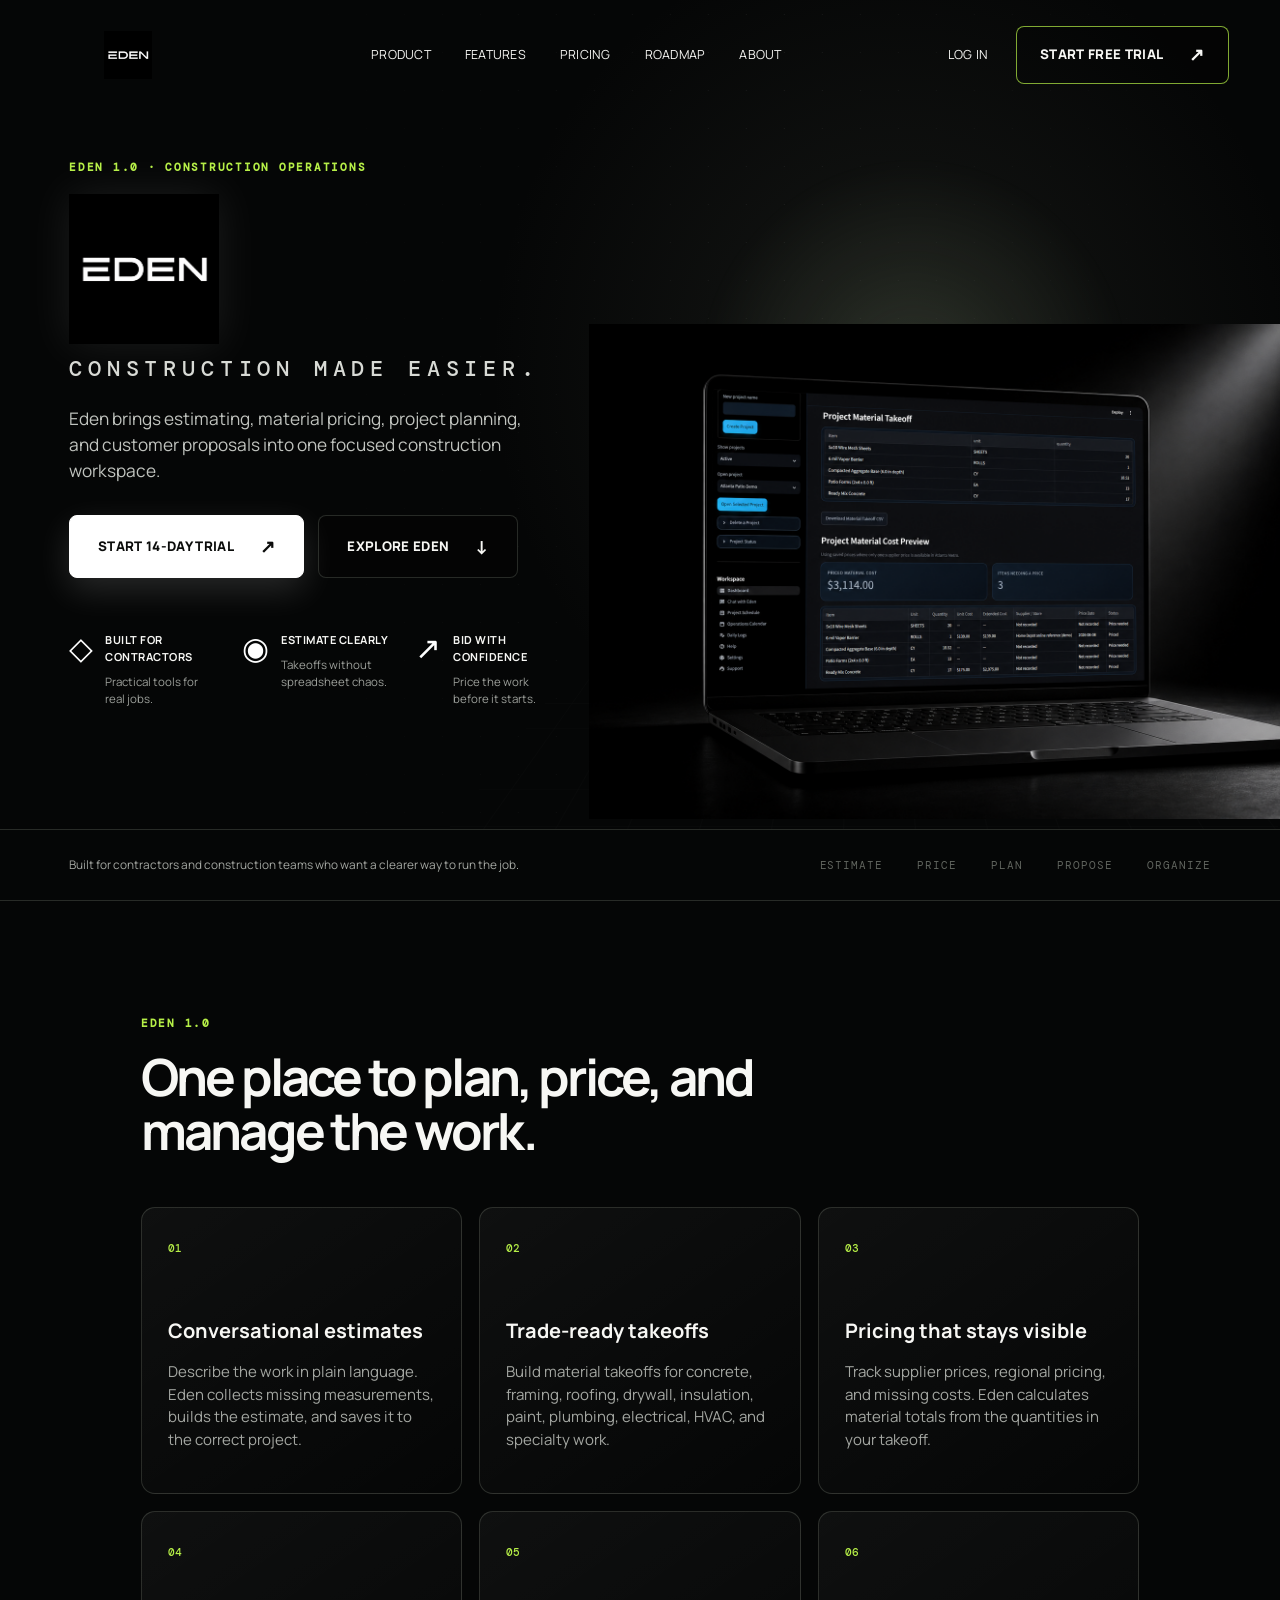
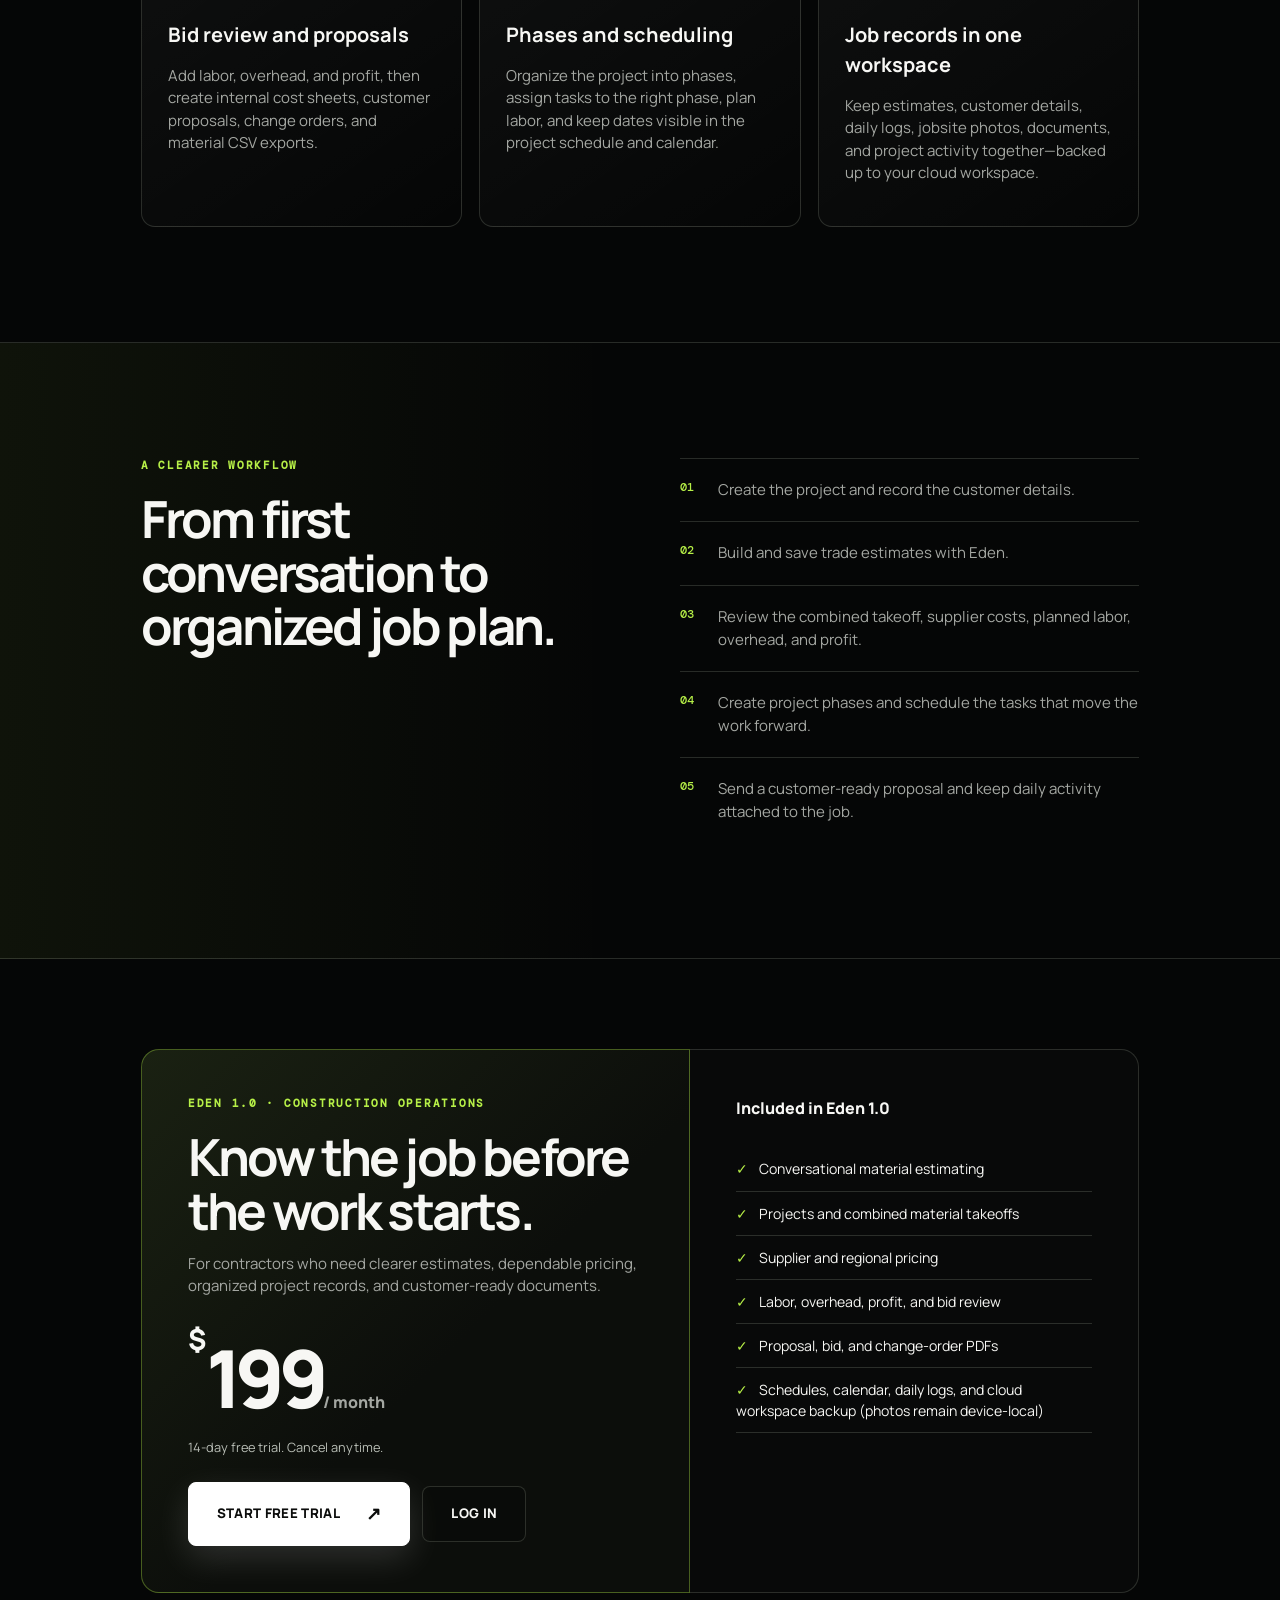
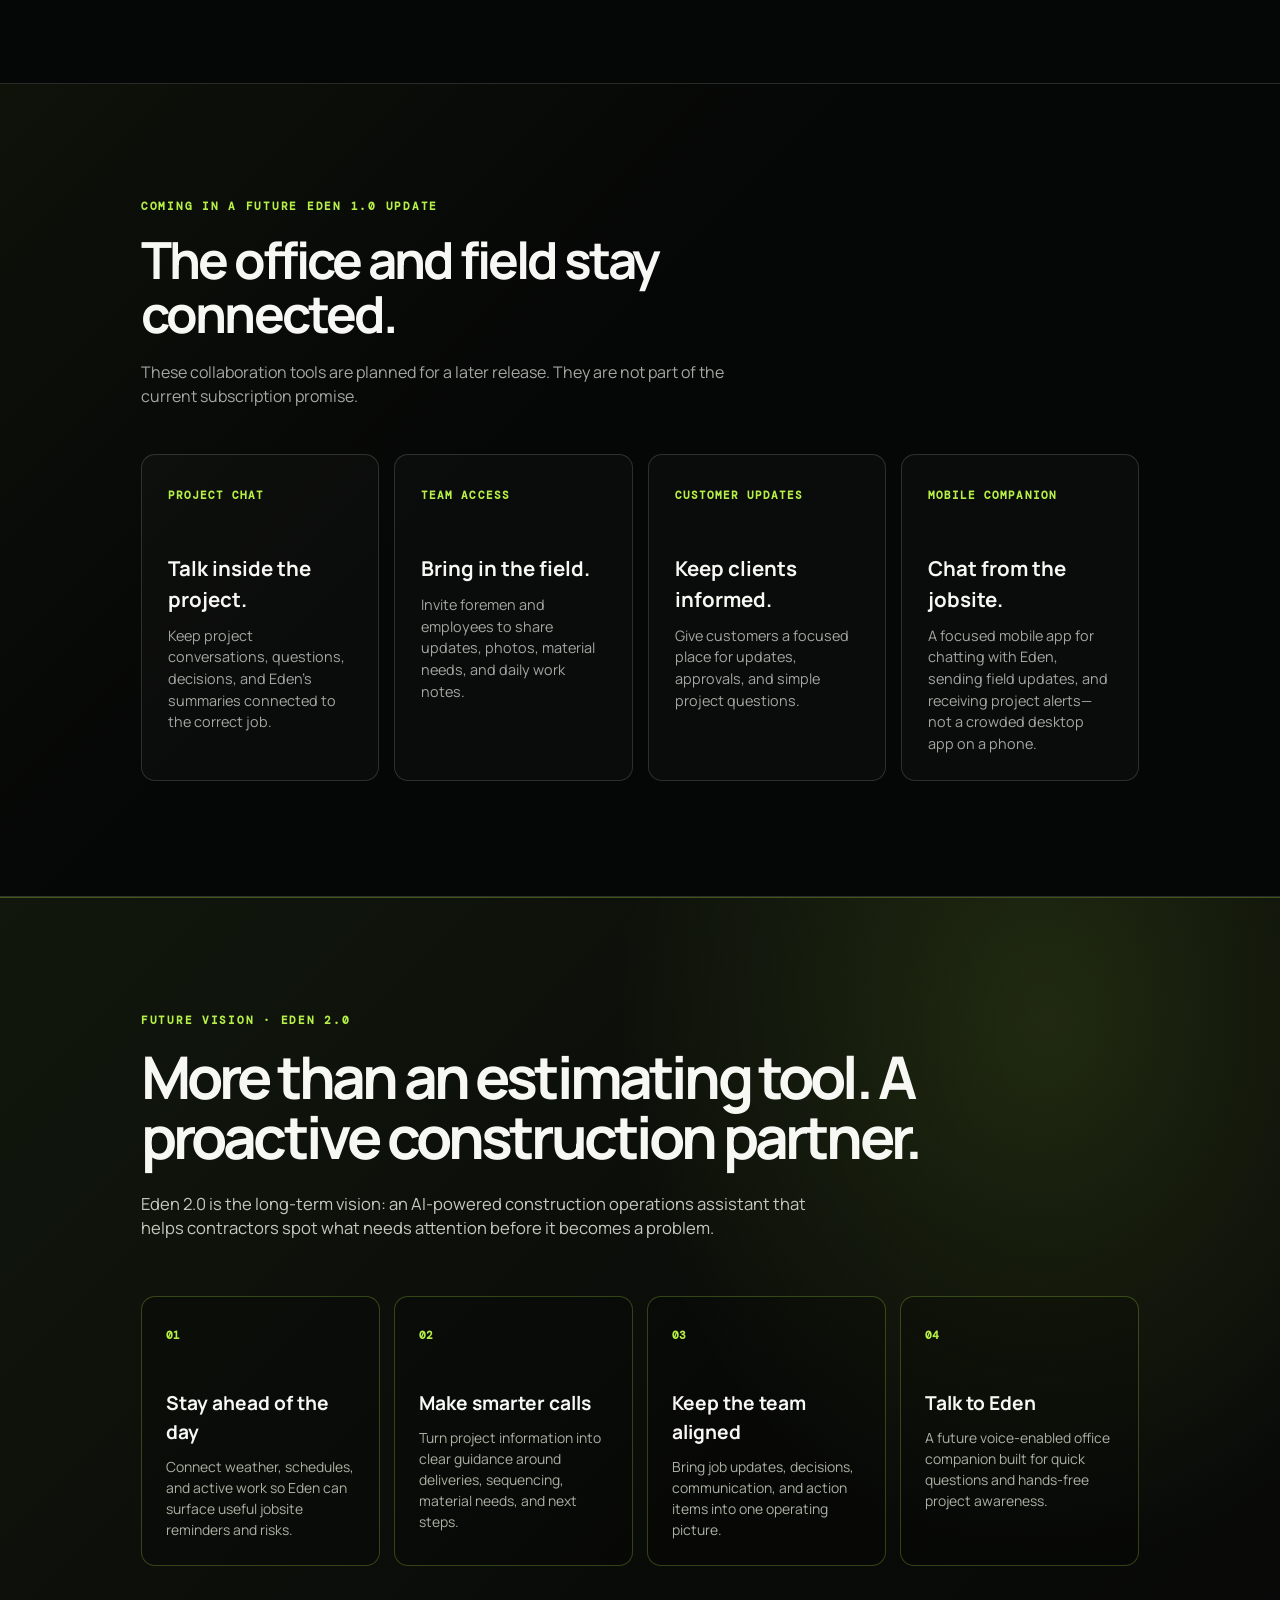
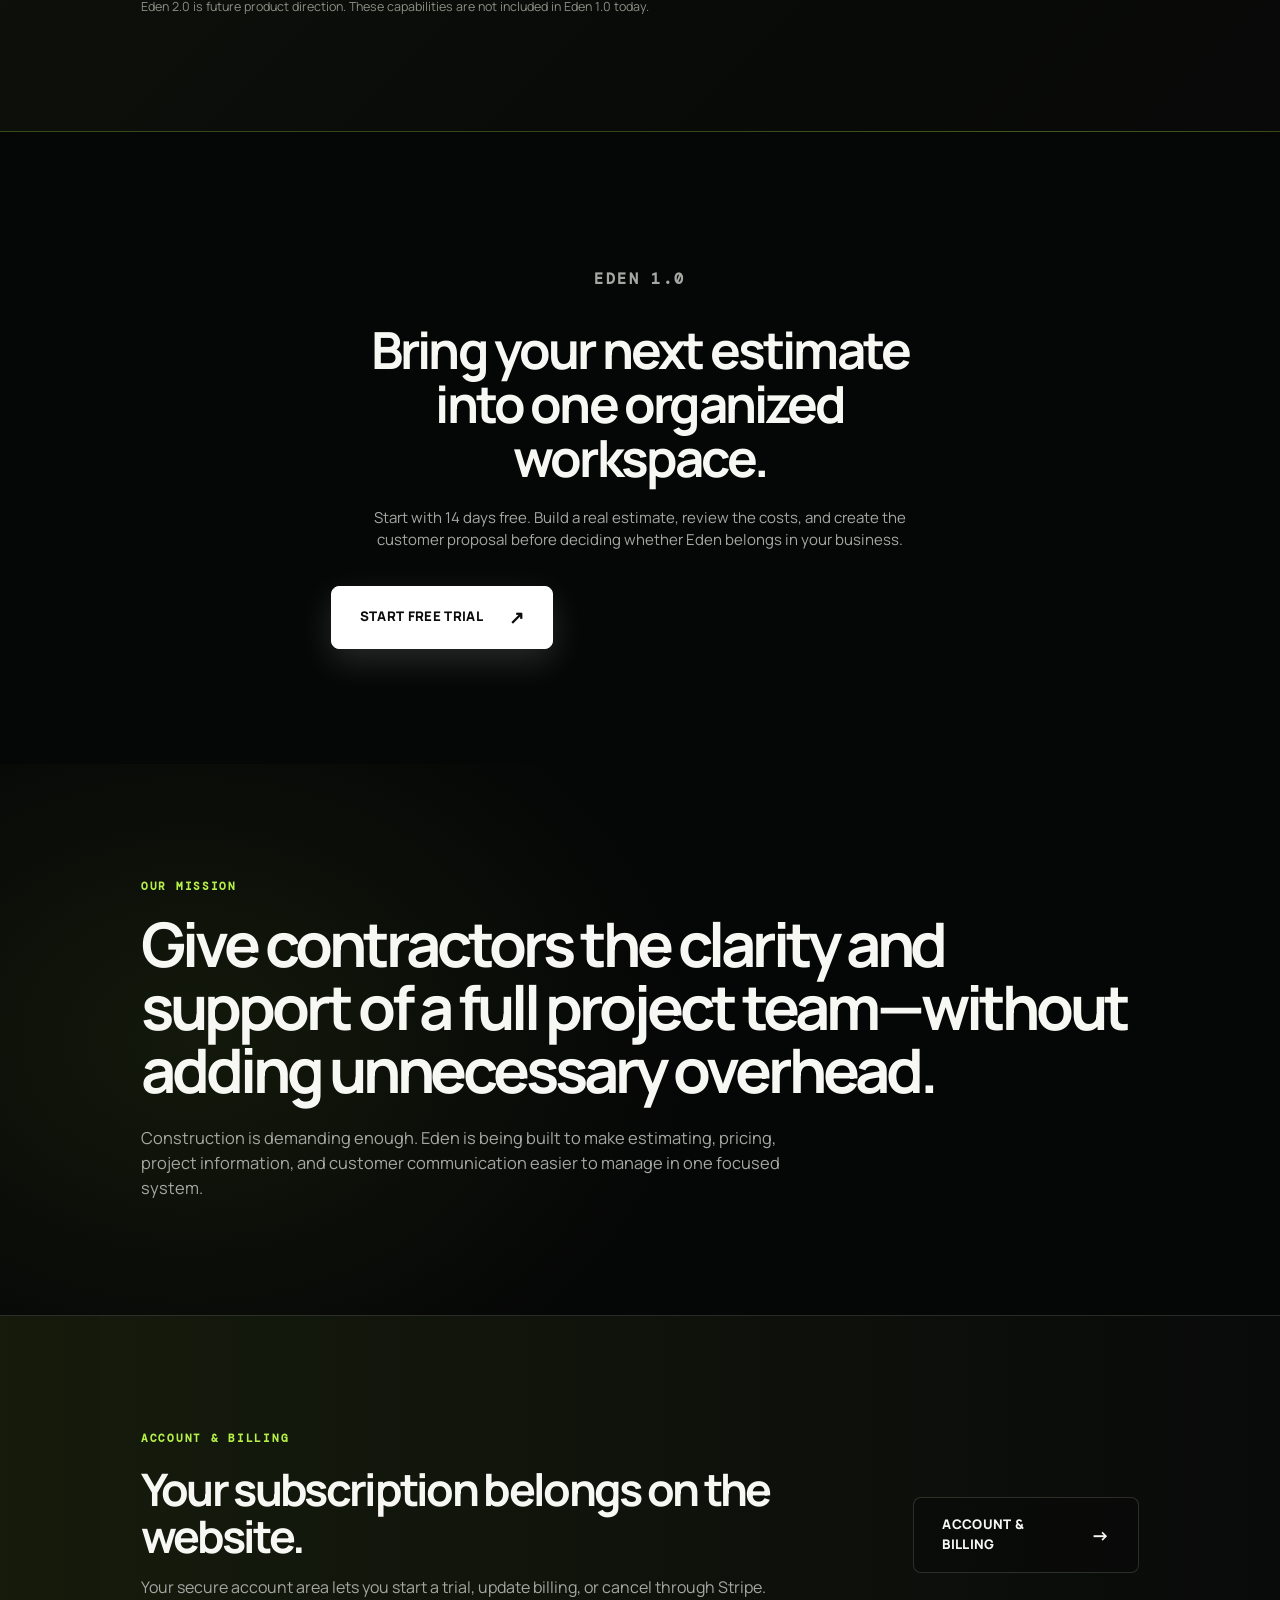
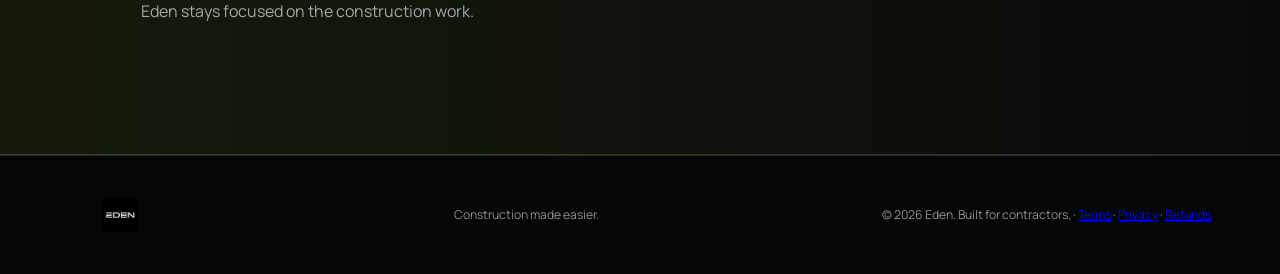
<file: website/index.html>
<!doctype html>
<html lang="en">
<head>
  <meta charset="utf-8">
  <meta name="viewport" content="width=device-width, initial-scale=1">
  <meta name="description" content="Eden gives contractors one professional workspace for estimates, material pricing, project phases, schedules, daily logs, and customer proposals.">
  <title>Eden | Construction Made Easier</title>
  <link rel="preconnect" href="https://fonts.googleapis.com">
  <link rel="preconnect" href="https://fonts.gstatic.com" crossorigin>
  <link href="https://fonts.googleapis.com/css2?family=DM+Mono&family=Manrope:wght@400;500;600;700;800&display=swap" rel="stylesheet">
  <link rel="stylesheet" href="styles.css">
</head>
<body>
  <header class="site-header">
    <a class="brand" href="#top" aria-label="Eden home"><img src="assets/eden_logo.png" alt="Eden"></a>
    <button class="menu-toggle" aria-label="Open navigation" aria-expanded="false">Menu</button>
    <nav class="site-nav" aria-label="Main navigation">
      <a href="product.html">Product</a><a href="#features">Features</a><a href="#pricing">Pricing</a><a href="#roadmap">Roadmap</a><a href="#about">About</a>
    </nav>
    <div class="header-actions"><a class="login-link" href="account.html">Log in</a><a class="button button-outline button-small" href="account.html">Start free trial <span>↗</span></a></div>
  </header>

  <main id="top">
    <section class="hero" id="product">
      <div class="hero-grid"></div><div class="hero-glow"></div>
      <div class="hero-copy">
        <p class="eyebrow">Eden 1.0 · Construction operations</p>
        <img class="hero-logo" src="assets/eden_logo.png" alt="Eden">
        <p class="tagline">Construction made easier.</p>
        <p class="hero-description">Eden brings estimating, material pricing, project planning, and customer proposals into one focused construction workspace.</p>
        <div class="hero-actions"><a class="button button-primary" href="account.html">Start 14-day trial <span>↗</span></a><a class="button button-ghost" href="#features">Explore Eden <span>↓</span></a></div>
        <div class="hero-points">
          <article><span class="point-icon">◇</span><div><strong>Built for contractors</strong><p>Practical tools for real jobs.</p></div></article>
          <article><span class="point-icon">◉</span><div><strong>Estimate clearly</strong><p>Takeoffs without spreadsheet chaos.</p></div></article>
          <article><span class="point-icon">↗</span><div><strong>Bid with confidence</strong><p>Price the work before it starts.</p></div></article>
        </div>
      </div>
      <div class="product-preview" aria-label="Eden dashboard preview"><img src="assets/eden-laptop-hero.png" alt="Eden project material takeoff dashboard displayed on a black laptop"></div>
    </section>

    <section class="trust-strip"><p>Built for contractors and construction teams who want a clearer way to run the job.</p><div><span>ESTIMATE</span><span>PRICE</span><span>PLAN</span><span>PROPOSE</span><span>ORGANIZE</span></div></section>

    <section class="section features" id="features">
      <div class="section-heading"><p class="eyebrow">Eden 1.0</p><h2>One place to plan, price, and manage the work.</h2></div>
      <div class="feature-grid">
        <article><span>01</span><h3>Conversational estimates</h3><p>Describe the work in plain language. Eden collects missing measurements, builds the estimate, and saves it to the correct project.</p></article>
        <article><span>02</span><h3>Trade-ready takeoffs</h3><p>Build material takeoffs for concrete, framing, roofing, drywall, insulation, paint, plumbing, electrical, HVAC, and specialty work.</p></article>
        <article><span>03</span><h3>Pricing that stays visible</h3><p>Track supplier prices, regional pricing, and missing costs. Eden calculates material totals from the quantities in your takeoff.</p></article>
        <article><span>04</span><h3>Bid review and proposals</h3><p>Add labor, overhead, and profit, then create internal cost sheets, customer proposals, change orders, and material CSV exports.</p></article>
        <article><span>05</span><h3>Phases and scheduling</h3><p>Organize the project into phases, assign tasks to the right phase, plan labor, and keep dates visible in the project schedule and calendar.</p></article>
        <article><span>06</span><h3>Job records in one workspace</h3><p>Keep estimates, customer details, daily logs, jobsite photos, documents, and project activity together—backed up to your cloud workspace.</p></article>
      </div>
    </section>

    <section class="section workflow" id="resources"><div><p class="eyebrow">A clearer workflow</p><h2>From first conversation to organized job plan.</h2></div><ol><li><b>01</b><span>Create the project and record the customer details.</span></li><li><b>02</b><span>Build and save trade estimates with Eden.</span></li><li><b>03</b><span>Review the combined takeoff, supplier costs, planned labor, overhead, and profit.</span></li><li><b>04</b><span>Create project phases and schedule the tasks that move the work forward.</span></li><li><b>05</b><span>Send a customer-ready proposal and keep daily activity attached to the job.</span></li></ol></section>

    <section class="section pricing" id="pricing"><div class="pricing-card"><p class="eyebrow">Eden 1.0 · Construction operations</p><h2>Know the job before the work starts.</h2><p class="pricing-copy">For contractors who need clearer estimates, dependable pricing, organized project records, and customer-ready documents.</p><div class="price"><span>$</span>199<small>/ month</small></div><p class="trial-note">14-day free trial. Cancel anytime.</p><div class="pricing-actions"><a class="button button-primary" href="account.html">Start free trial <span>↗</span></a><a class="button button-ghost" href="account.html">Log in</a></div></div><div class="pricing-list"><p>Included in Eden 1.0</p><ul><li>Conversational material estimating</li><li>Projects and combined material takeoffs</li><li>Supplier and regional pricing</li><li>Labor, overhead, profit, and bid review</li><li>Proposal, bid, and change-order PDFs</li><li>Schedules, calendar, daily logs, and cloud workspace backup (photos remain device-local)</li></ul></div></section>

    <section class="section roadmap" id="roadmap"><div class="section-heading"><p class="eyebrow">Coming in a future Eden 1.0 update</p><h2>The office and field stay connected.</h2><p class="section-copy">These collaboration tools are planned for a later release. They are not part of the current subscription promise.</p></div><div class="roadmap-grid"><article><span>Project chat</span><h3>Talk inside the project.</h3><p>Keep project conversations, questions, decisions, and Eden’s summaries connected to the correct job.</p></article><article><span>Team access</span><h3>Bring in the field.</h3><p>Invite foremen and employees to share updates, photos, material needs, and daily work notes.</p></article><article><span>Customer updates</span><h3>Keep clients informed.</h3><p>Give customers a focused place for updates, approvals, and simple project questions.</p></article><article><span>Mobile companion</span><h3>Chat from the jobsite.</h3><p>A focused mobile app for chatting with Eden, sending field updates, and receiving project alerts—not a crowded desktop app on a phone.</p></article></div></section>

    <section class="section eden-two" id="eden-two"><div class="eden-two-copy"><p class="eyebrow">Future vision · Eden 2.0</p><h2>More than an estimating tool. A proactive construction partner.</h2><p>Eden 2.0 is the long-term vision: an AI-powered construction operations assistant that helps contractors spot what needs attention before it becomes a problem.</p></div><div class="eden-two-grid"><article><span>01</span><h3>Stay ahead of the day</h3><p>Connect weather, schedules, and active work so Eden can surface useful jobsite reminders and risks.</p></article><article><span>02</span><h3>Make smarter calls</h3><p>Turn project information into clear guidance around deliveries, sequencing, material needs, and next steps.</p></article><article><span>03</span><h3>Keep the team aligned</h3><p>Bring job updates, decisions, communication, and action items into one operating picture.</p></article><article><span>04</span><h3>Talk to Eden</h3><p>A future voice-enabled office companion built for quick questions and hands-free project awareness.</p></article></div><p class="future-note">Eden 2.0 is future product direction. These capabilities are not included in Eden 1.0 today.</p></section>
    <section class="section early-access" id="early-access"><p class="eyebrow">Eden 1.0</p><h2>Bring your next estimate into one organized workspace.</h2><p>Start with 14 days free. Build a real estimate, review the costs, and create the customer proposal before deciding whether Eden belongs in your business.</p><div class="pricing-actions"><a class="button button-primary" href="account.html">Start free trial <span>↗</span></a></div></section>
    <section class="section mission" id="about"><p class="eyebrow">Our mission</p><h2>Give contractors the clarity and support of a full project team—without adding unnecessary overhead.</h2><p>Construction is demanding enough. Eden is being built to make estimating, pricing, project information, and customer communication easier to manage in one focused system.</p></section>
    <section class="section account-callout"><div><p class="eyebrow">Account & billing</p><h2>Your subscription belongs on the website.</h2><p>Your secure account area lets you start a trial, update billing, or cancel through Stripe. Eden stays focused on the construction work.</p></div><a class="button button-ghost" href="account.html">Account & billing <span>→</span></a></section>
  </main>
  <footer><a class="brand" href="#top"><img src="assets/eden_logo.png" alt="Eden"></a><p>Construction made easier.</p><span>© 2026 Eden. Built for contractors. · <a href="terms.html">Terms</a> · <a href="privacy.html">Privacy</a> · <a href="refunds.html">Refunds</a></span></footer>
  <script src="script.js"></script>
</body>
</html>
</file>
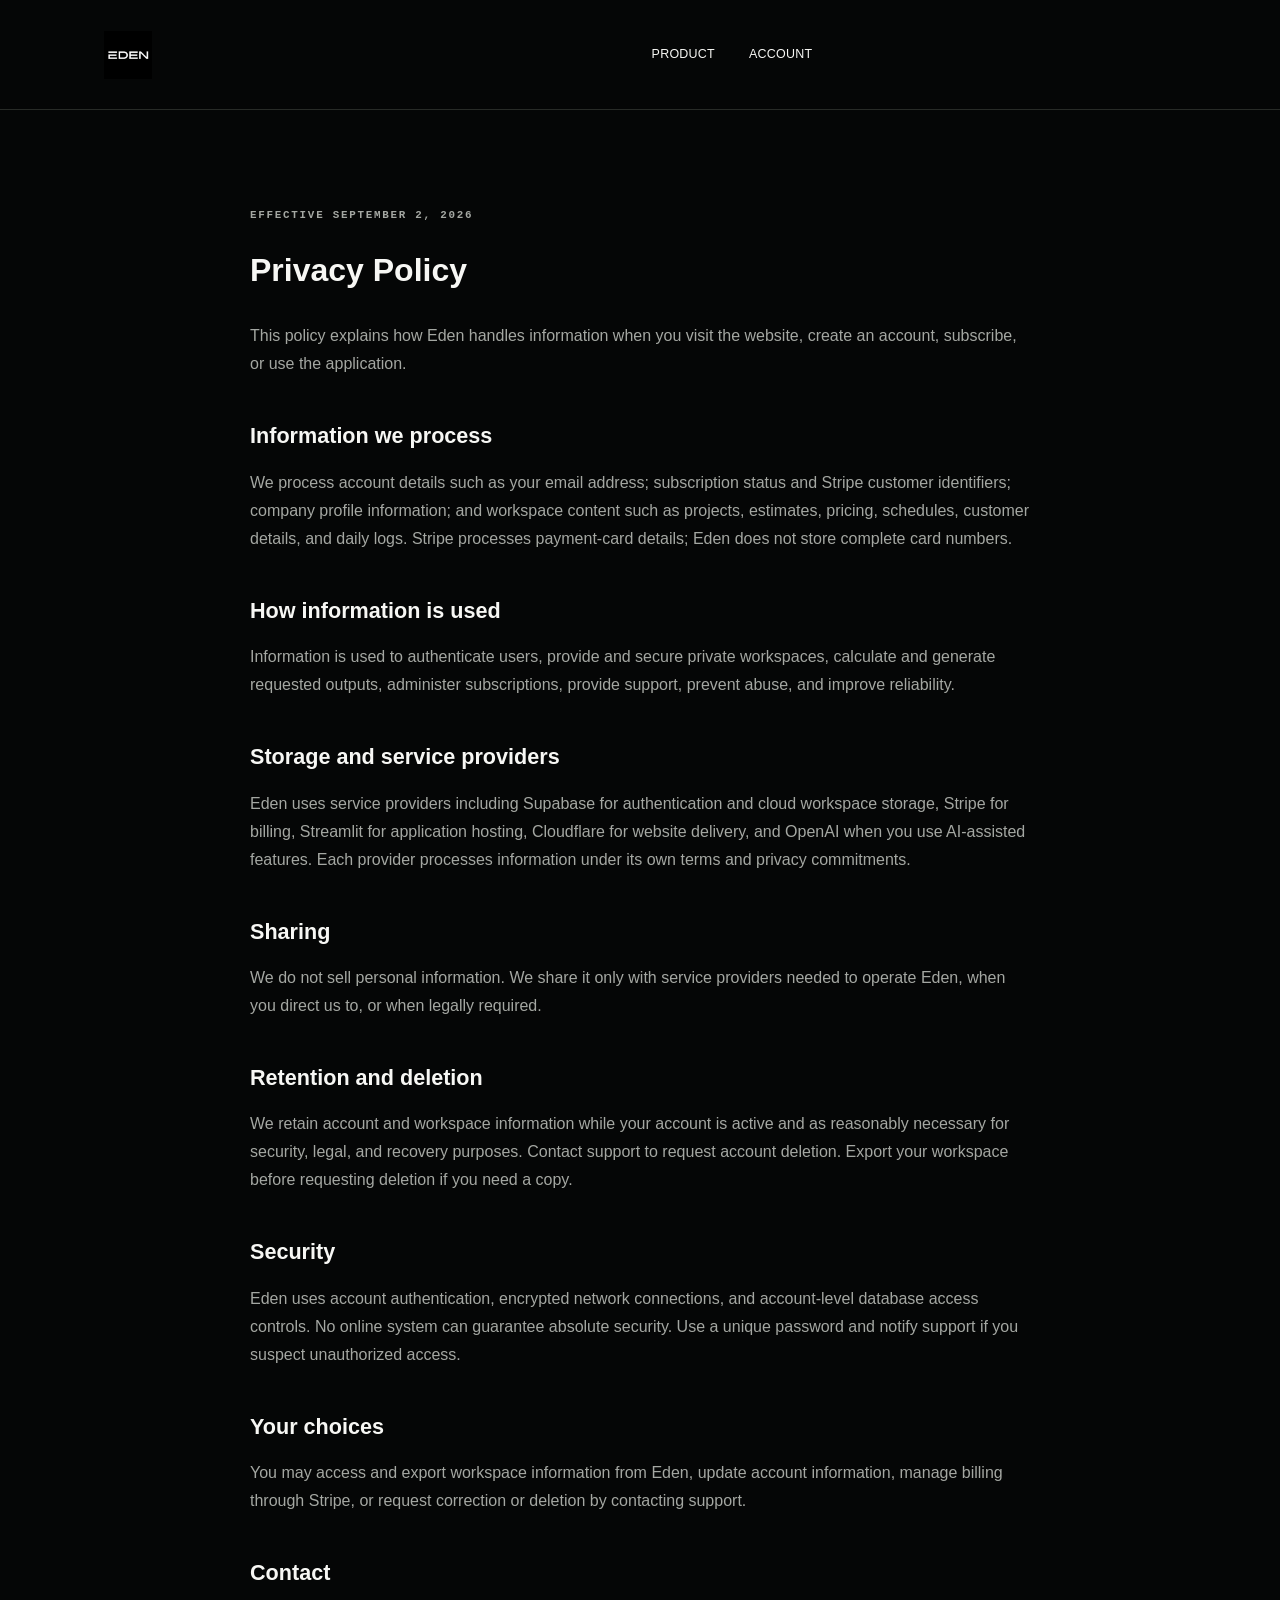
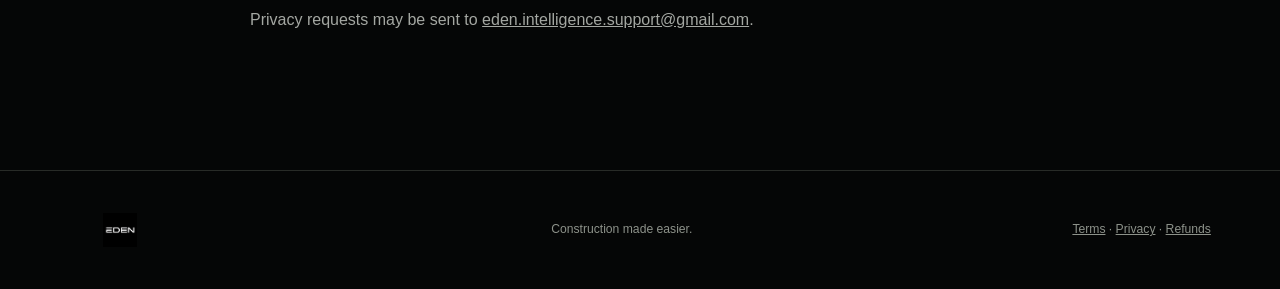
<file: website/privacy.html>
<!doctype html><html lang="en"><head><meta charset="utf-8"><meta name="viewport" content="width=device-width,initial-scale=1"><meta name="description" content="Eden Privacy Policy"><title>Privacy Policy | Eden</title><link rel="stylesheet" href="styles.css"><link rel="stylesheet" href="product.css"></head><body>
<header class="site-header product-header"><a class="brand" href="index.html"><img src="assets/eden_logo.png" alt="Eden"></a><nav class="site-nav"><a href="product.html">Product</a><a href="account.html">Account</a></nav></header>
<main class="legal-page"><p class="eyebrow">Effective September 2, 2026</p><h1>Privacy Policy</h1><p>This policy explains how Eden handles information when you visit the website, create an account, subscribe, or use the application.</p>
<h2>Information we process</h2><p>We process account details such as your email address; subscription status and Stripe customer identifiers; company profile information; and workspace content such as projects, estimates, pricing, schedules, customer details, and daily logs. Stripe processes payment-card details; Eden does not store complete card numbers.</p>
<h2>How information is used</h2><p>Information is used to authenticate users, provide and secure private workspaces, calculate and generate requested outputs, administer subscriptions, provide support, prevent abuse, and improve reliability.</p>
<h2>Storage and service providers</h2><p>Eden uses service providers including Supabase for authentication and cloud workspace storage, Stripe for billing, Streamlit for application hosting, Cloudflare for website delivery, and OpenAI when you use AI-assisted features. Each provider processes information under its own terms and privacy commitments.</p>
<h2>Sharing</h2><p>We do not sell personal information. We share it only with service providers needed to operate Eden, when you direct us to, or when legally required.</p>
<h2>Retention and deletion</h2><p>We retain account and workspace information while your account is active and as reasonably necessary for security, legal, and recovery purposes. Contact support to request account deletion. Export your workspace before requesting deletion if you need a copy.</p>
<h2>Security</h2><p>Eden uses account authentication, encrypted network connections, and account-level database access controls. No online system can guarantee absolute security. Use a unique password and notify support if you suspect unauthorized access.</p>
<h2>Your choices</h2><p>You may access and export workspace information from Eden, update account information, manage billing through Stripe, or request correction or deletion by contacting support.</p>
<h2>Contact</h2><p>Privacy requests may be sent to <a href="mailto:eden.intelligence.support@gmail.com">eden.intelligence.support@gmail.com</a>.</p></main>
<footer><a class="brand" href="index.html"><img src="assets/eden_logo.png" alt="Eden"></a><p>Construction made easier.</p><span><a href="terms.html">Terms</a> · <a href="privacy.html">Privacy</a> · <a href="refunds.html">Refunds</a></span></footer></body></html>
</file>
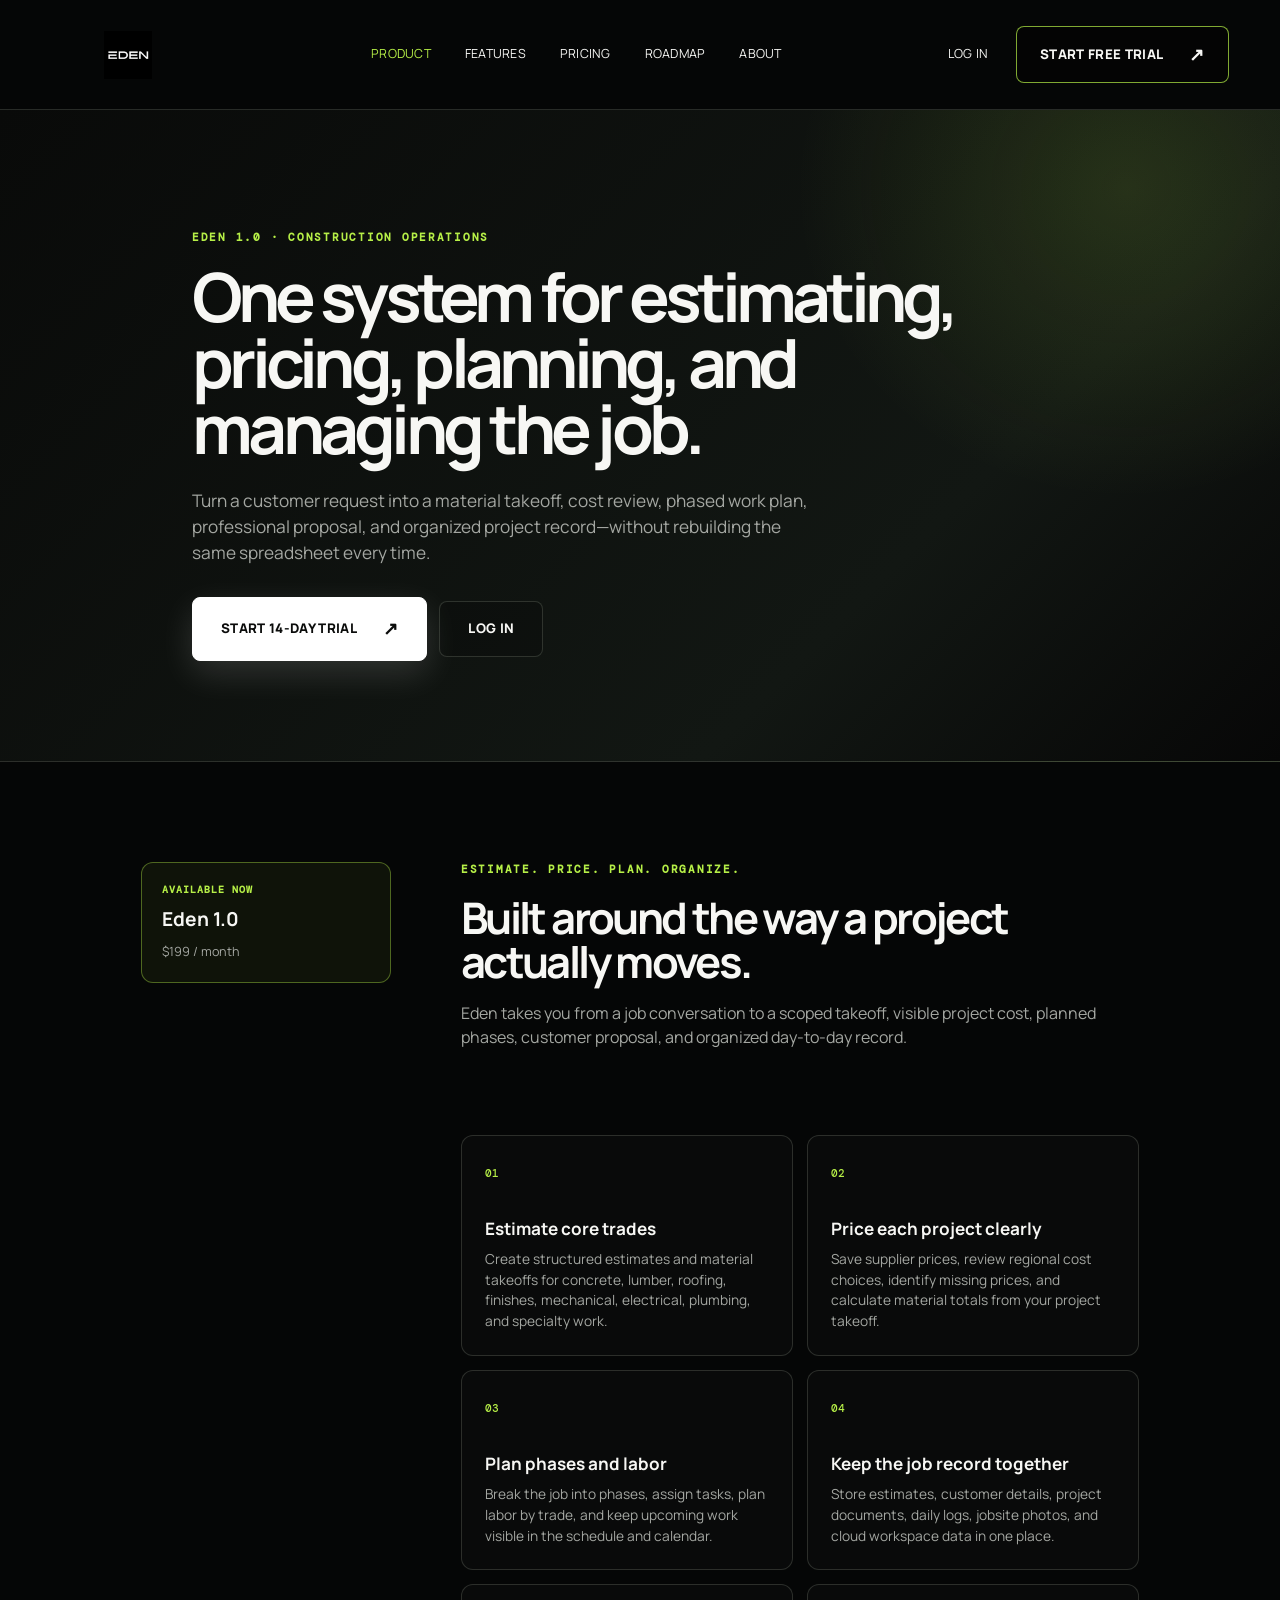
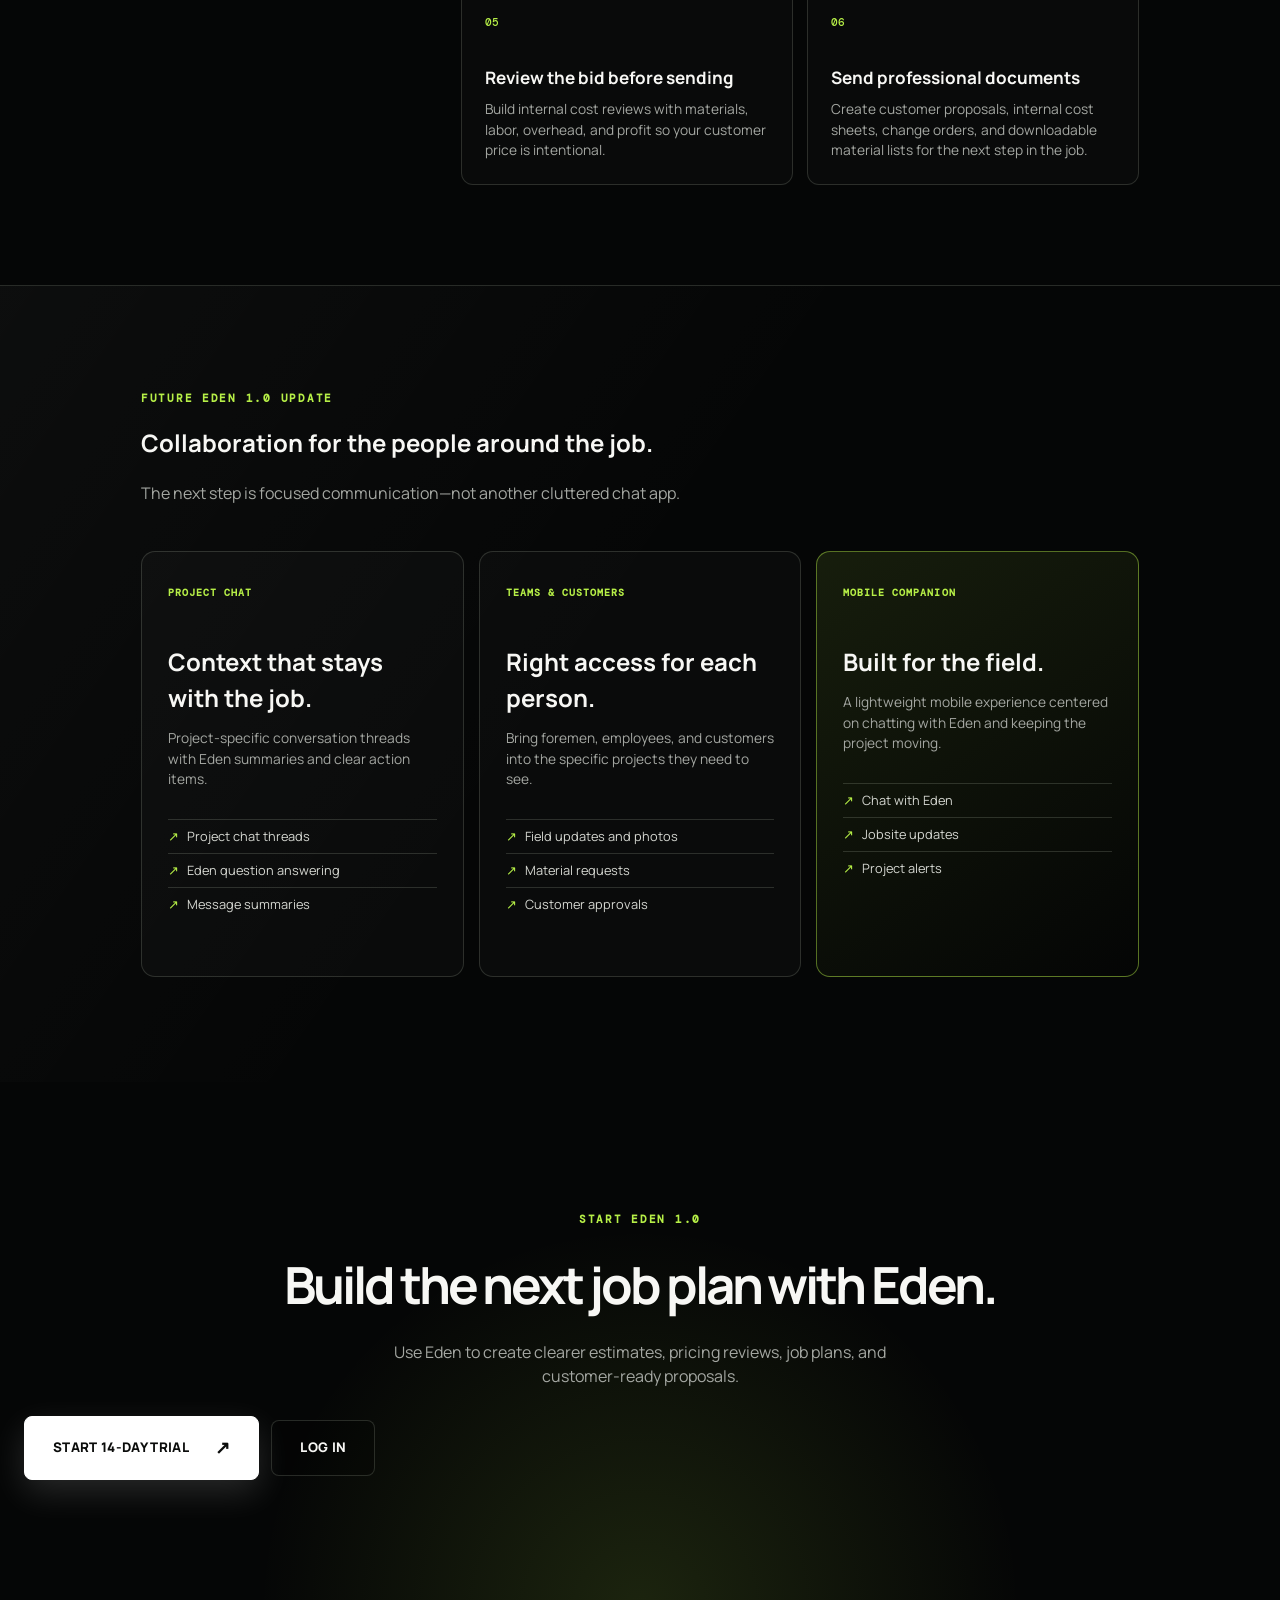
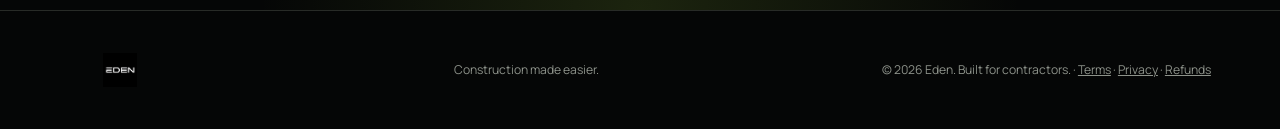
<file: website/product.html>
<!doctype html>
<html lang="en">
<head>
  <meta charset="utf-8">
  <meta name="viewport" content="width=device-width, initial-scale=1">
  <meta name="description" content="Explore Eden 1.0 construction operations.">
  <title>Product | Eden</title>
  <link rel="preconnect" href="https://fonts.googleapis.com">
  <link rel="preconnect" href="https://fonts.gstatic.com" crossorigin>
  <link href="https://fonts.googleapis.com/css2?family=DM+Mono&family=Manrope:wght@400;500;600;700;800&display=swap" rel="stylesheet">
  <link rel="stylesheet" href="styles.css">
  <link rel="stylesheet" href="product.css">
</head>
<body>
  <header class="site-header product-header">
    <a class="brand" href="index.html" aria-label="Eden home"><img src="assets/eden_logo.png" alt="Eden"></a>
    <button class="menu-toggle" aria-label="Open navigation" aria-expanded="false">Menu</button>
    <nav class="site-nav" aria-label="Main navigation">
      <a class="current" href="product.html">Product</a><a href="index.html#features">Features</a><a href="index.html#pricing">Pricing</a><a href="index.html#roadmap">Roadmap</a><a href="index.html#about">About</a>
    </nav>
    <div class="header-actions"><a class="login-link" href="account.html">Log in</a><a class="button button-outline button-small" href="account.html">Start free trial <span>&nearr;</span></a></div>
  </header>
  <main>
    <section class="product-hero">
      <p class="eyebrow">Eden 1.0 &middot; Construction operations</p>
      <h1>One system for estimating, pricing, planning, and managing the job.</h1>
      <p>Turn a customer request into a material takeoff, cost review, phased work plan, professional proposal, and organized project record&mdash;without rebuilding the same spreadsheet every time.</p>
      <div class="pricing-actions"><a class="button button-primary" href="account.html">Start 14-day trial <span>&nearr;</span></a><a class="button button-ghost" href="account.html">Log in</a></div>
    </section>

    <section class="product-current">
      <div class="product-status"><span>Available now</span><strong>Eden 1.0</strong><em>$199 / month</em></div>
      <div><p class="eyebrow">Estimate. Price. Plan. Organize.</p><h2>Built around the way a project actually moves.</h2><p class="product-lead">Eden takes you from a job conversation to a scoped takeoff, visible project cost, planned phases, customer proposal, and organized day-to-day record.</p></div>
      <div class="capability-grid">
        <article><b>01</b><h3>Estimate core trades</h3><p>Create structured estimates and material takeoffs for concrete, lumber, roofing, finishes, mechanical, electrical, plumbing, and specialty work.</p></article>
        <article><b>02</b><h3>Price each project clearly</h3><p>Save supplier prices, review regional cost choices, identify missing prices, and calculate material totals from your project takeoff.</p></article>
        <article><b>03</b><h3>Plan phases and labor</h3><p>Break the job into phases, assign tasks, plan labor by trade, and keep upcoming work visible in the schedule and calendar.</p></article>
        <article><b>04</b><h3>Keep the job record together</h3><p>Store estimates, customer details, project documents, daily logs, jobsite photos, and cloud workspace data in one place.</p></article>
        <article><b>05</b><h3>Review the bid before sending</h3><p>Build internal cost reviews with materials, labor, overhead, and profit so your customer price is intentional.</p></article>
        <article><b>06</b><h3>Send professional documents</h3><p>Create customer proposals, internal cost sheets, change orders, and downloadable material lists for the next step in the job.</p></article>
      </div>
    </section>

    <section class="product-roadmap">
      <div class="section-heading"><p class="eyebrow">Future Eden 1.0 update</p><h2>Collaboration for the people around the job.</h2><p class="product-lead">The next step is focused communication&mdash;not another cluttered chat app.</p></div>
      <div class="roadmap-grid">
        <article class="roadmap-card"><span>Project chat</span><h3>Context that stays with the job.</h3><p>Project-specific conversation threads with Eden summaries and clear action items.</p><ul><li>Project chat threads</li><li>Eden question answering</li><li>Message summaries</li></ul></article>
        <article class="roadmap-card"><span>Teams &amp; customers</span><h3>Right access for each person.</h3><p>Bring foremen, employees, and customers into the specific projects they need to see.</p><ul><li>Field updates and photos</li><li>Material requests</li><li>Customer approvals</li></ul></article>
        <article class="roadmap-card highlight"><span>Mobile companion</span><h3>Built for the field.</h3><p>A lightweight mobile experience centered on chatting with Eden and keeping the project moving.</p><ul><li>Chat with Eden</li><li>Jobsite updates</li><li>Project alerts</li></ul></article>
      </div>
    </section>

    <section class="product-cta"><p class="eyebrow">Start Eden 1.0</p><h2>Build the next job plan with Eden.</h2><p>Use Eden to create clearer estimates, pricing reviews, job plans, and customer-ready proposals.</p><div class="pricing-actions"><a class="button button-primary" href="account.html">Start 14-day trial <span>&nearr;</span></a><a class="button button-ghost" href="account.html">Log in</a></div></section>
  </main>
  <footer><a class="brand" href="index.html"><img src="assets/eden_logo.png" alt="Eden"></a><p>Construction made easier.</p><span>&copy; 2026 Eden. Built for contractors. · <a href="terms.html">Terms</a> · <a href="privacy.html">Privacy</a> · <a href="refunds.html">Refunds</a></span></footer>
  <script src="script.js"></script>
</body>
</html>
</file>
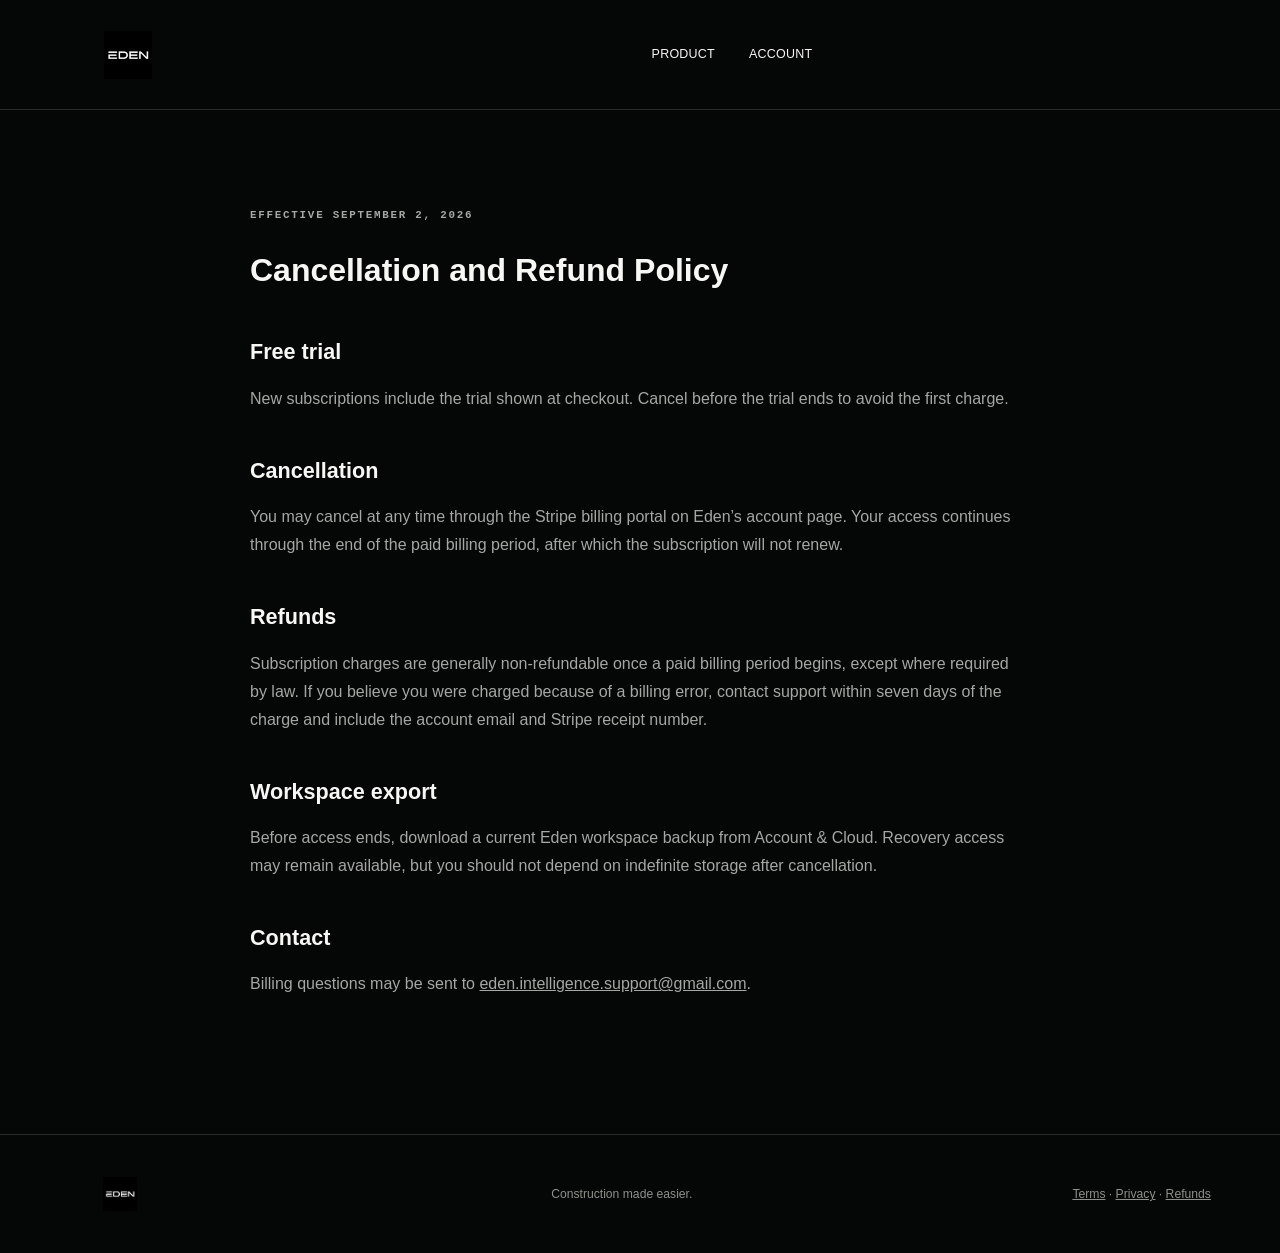
<file: website/refunds.html>
<!doctype html><html lang="en"><head><meta charset="utf-8"><meta name="viewport" content="width=device-width,initial-scale=1"><meta name="description" content="Eden cancellation and refund policy"><title>Cancellation and Refunds | Eden</title><link rel="stylesheet" href="styles.css"><link rel="stylesheet" href="product.css"></head><body>
<header class="site-header product-header"><a class="brand" href="index.html"><img src="assets/eden_logo.png" alt="Eden"></a><nav class="site-nav"><a href="product.html">Product</a><a href="account.html">Account</a></nav></header>
<main class="legal-page"><p class="eyebrow">Effective September 2, 2026</p><h1>Cancellation and Refund Policy</h1><h2>Free trial</h2><p>New subscriptions include the trial shown at checkout. Cancel before the trial ends to avoid the first charge.</p><h2>Cancellation</h2><p>You may cancel at any time through the Stripe billing portal on Eden’s account page. Your access continues through the end of the paid billing period, after which the subscription will not renew.</p><h2>Refunds</h2><p>Subscription charges are generally non-refundable once a paid billing period begins, except where required by law. If you believe you were charged because of a billing error, contact support within seven days of the charge and include the account email and Stripe receipt number.</p><h2>Workspace export</h2><p>Before access ends, download a current Eden workspace backup from Account &amp; Cloud. Recovery access may remain available, but you should not depend on indefinite storage after cancellation.</p><h2>Contact</h2><p>Billing questions may be sent to <a href="mailto:eden.intelligence.support@gmail.com">eden.intelligence.support@gmail.com</a>.</p></main>
<footer><a class="brand" href="index.html"><img src="assets/eden_logo.png" alt="Eden"></a><p>Construction made easier.</p><span><a href="terms.html">Terms</a> · <a href="privacy.html">Privacy</a> · <a href="refunds.html">Refunds</a></span></footer></body></html>
</file>
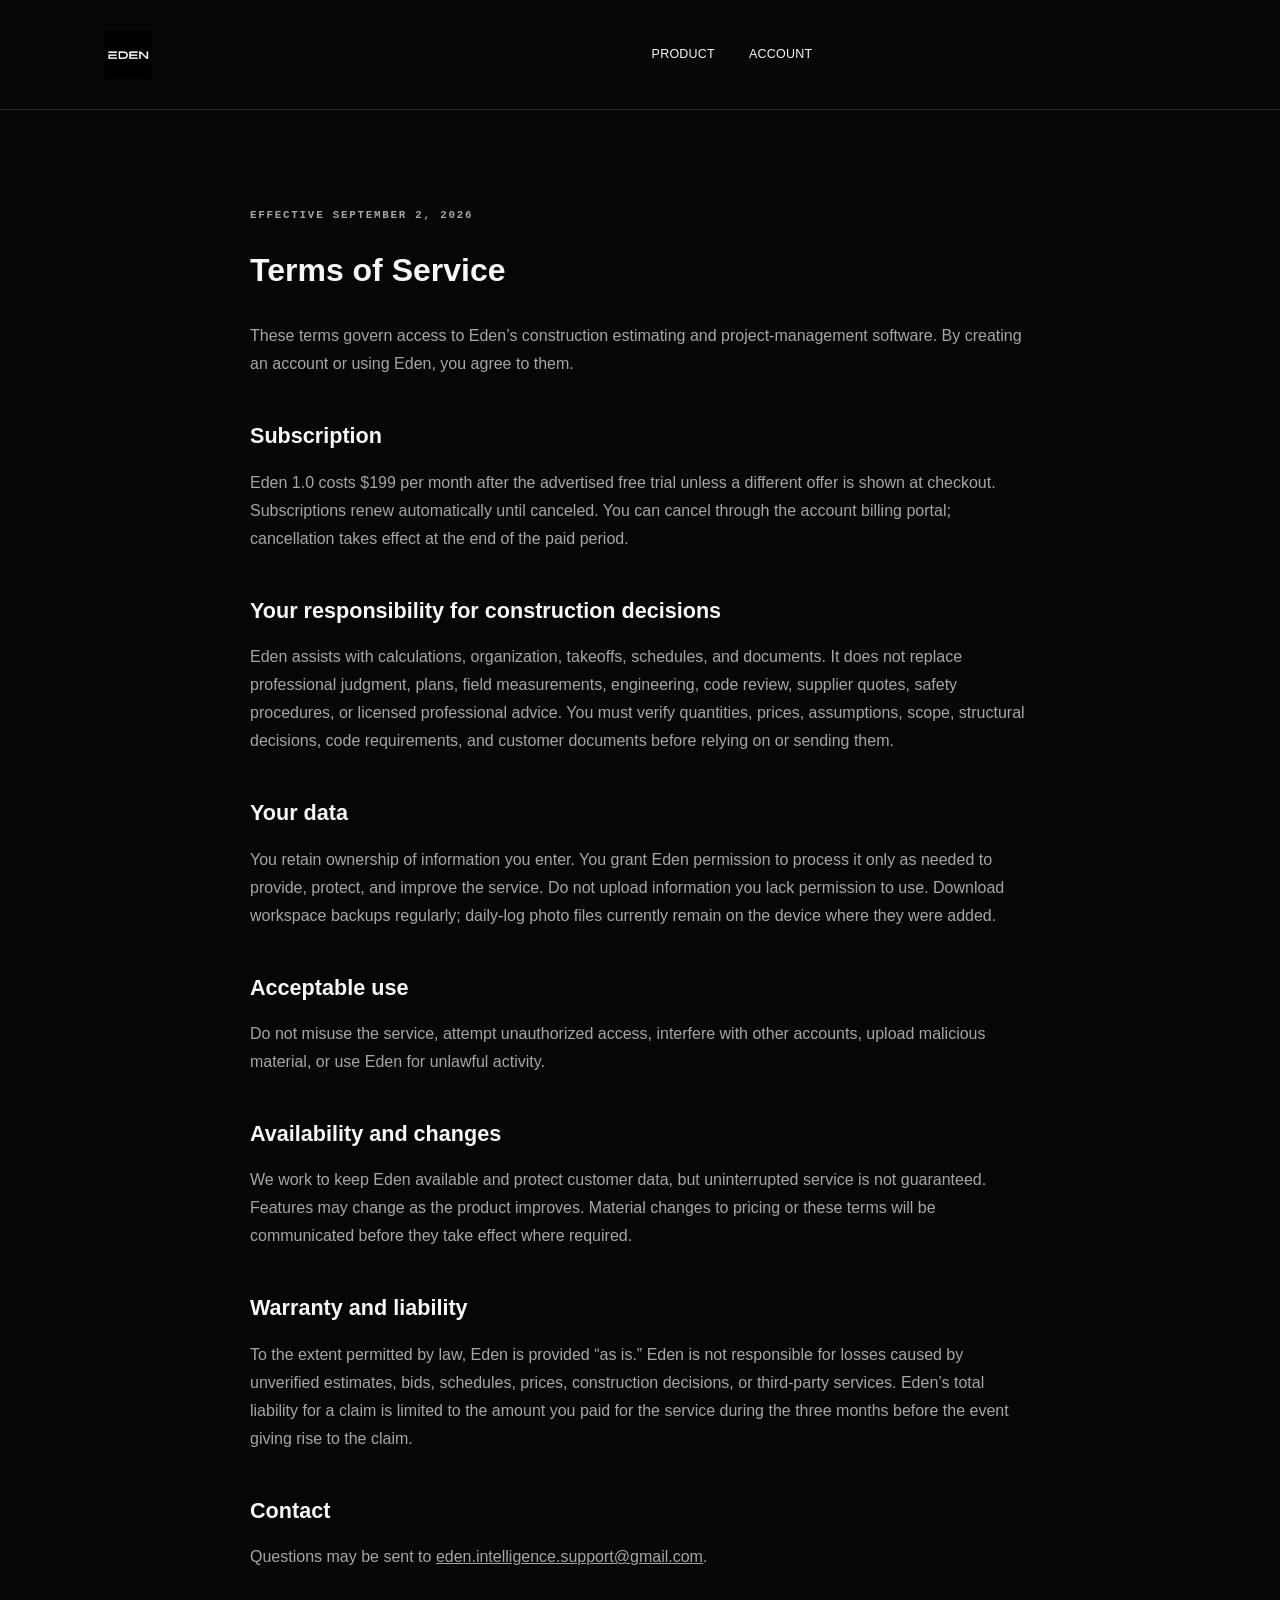
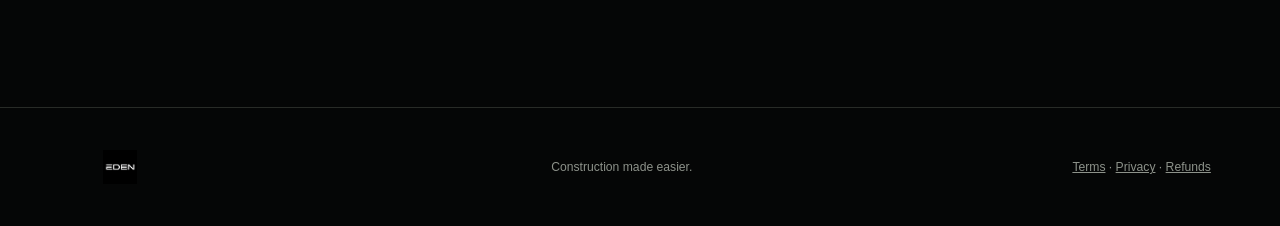
<file: website/terms.html>
<!doctype html><html lang="en"><head><meta charset="utf-8"><meta name="viewport" content="width=device-width,initial-scale=1"><meta name="description" content="Eden Terms of Service"><title>Terms of Service | Eden</title><link rel="stylesheet" href="styles.css"><link rel="stylesheet" href="product.css"></head><body>
<header class="site-header product-header"><a class="brand" href="index.html"><img src="assets/eden_logo.png" alt="Eden"></a><nav class="site-nav"><a href="product.html">Product</a><a href="account.html">Account</a></nav></header>
<main class="legal-page"><p class="eyebrow">Effective September 2, 2026</p><h1>Terms of Service</h1><p>These terms govern access to Eden’s construction estimating and project-management software. By creating an account or using Eden, you agree to them.</p>
<h2>Subscription</h2><p>Eden 1.0 costs $199 per month after the advertised free trial unless a different offer is shown at checkout. Subscriptions renew automatically until canceled. You can cancel through the account billing portal; cancellation takes effect at the end of the paid period.</p>
<h2>Your responsibility for construction decisions</h2><p>Eden assists with calculations, organization, takeoffs, schedules, and documents. It does not replace professional judgment, plans, field measurements, engineering, code review, supplier quotes, safety procedures, or licensed professional advice. You must verify quantities, prices, assumptions, scope, structural decisions, code requirements, and customer documents before relying on or sending them.</p>
<h2>Your data</h2><p>You retain ownership of information you enter. You grant Eden permission to process it only as needed to provide, protect, and improve the service. Do not upload information you lack permission to use. Download workspace backups regularly; daily-log photo files currently remain on the device where they were added.</p>
<h2>Acceptable use</h2><p>Do not misuse the service, attempt unauthorized access, interfere with other accounts, upload malicious material, or use Eden for unlawful activity.</p>
<h2>Availability and changes</h2><p>We work to keep Eden available and protect customer data, but uninterrupted service is not guaranteed. Features may change as the product improves. Material changes to pricing or these terms will be communicated before they take effect where required.</p>
<h2>Warranty and liability</h2><p>To the extent permitted by law, Eden is provided “as is.” Eden is not responsible for losses caused by unverified estimates, bids, schedules, prices, construction decisions, or third-party services. Eden’s total liability for a claim is limited to the amount you paid for the service during the three months before the event giving rise to the claim.</p>
<h2>Contact</h2><p>Questions may be sent to <a href="mailto:eden.intelligence.support@gmail.com">eden.intelligence.support@gmail.com</a>.</p></main>
<footer><a class="brand" href="index.html"><img src="assets/eden_logo.png" alt="Eden"></a><p>Construction made easier.</p><span><a href="terms.html">Terms</a> · <a href="privacy.html">Privacy</a> · <a href="refunds.html">Refunds</a></span></footer></body></html>
</file>
<file: website/styles.css>
:root{--bg:#050606;--panel:#101212;--line:rgba(221,235,213,.16);--text:#f7f7f4;--muted:#a4a7a2;--accent:#b6ef47;--font:'Manrope',Arial,sans-serif;--mono:'DM Mono',monospace}*{box-sizing:border-box}html{scroll-behavior:smooth}body{margin:0;background:var(--bg);color:var(--text);font-family:var(--font);line-height:1.5}.site-header{height:110px;display:flex;align-items:center;gap:30px;padding:22px clamp(24px,4vw,72px);position:absolute;top:0;width:100%;z-index:10}.brand img{display:block;width:154px;height:48px;object-fit:contain}.site-nav{display:flex;gap:34px;margin:auto}.site-nav a,.login-link{font-size:.78rem;text-transform:uppercase;letter-spacing:.02em;color:var(--text);text-decoration:none}.site-nav a:hover,.login-link:hover{color:var(--accent)}.header-actions{display:flex;align-items:center;gap:28px}.button{display:inline-flex;align-items:center;justify-content:center;gap:26px;border-radius:8px;padding:17px 28px;text-decoration:none;text-transform:uppercase;letter-spacing:.025em;font-size:.83rem;font-weight:800;transition:.2s ease;border:1px solid var(--line)}.button span{font-size:1.15rem}.button-primary{background:#fff;color:#0b0c0b;border-color:#fff;box-shadow:0 12px 34px rgba(255,255,255,.14)}.button-primary:hover{transform:translateY(-2px);background:var(--accent);border-color:var(--accent)}.button-ghost,.button-outline{color:var(--text);background:rgba(0,0,0,.17)}.button-ghost:hover,.button-outline:hover{border-color:var(--accent);color:var(--accent)}.button-small{padding:14px 23px;border-color:rgba(182,239,71,.7)}.menu-toggle{display:none}.hero{min-height:830px;padding:160px clamp(24px,5.4vw,84px) 70px;position:relative;overflow:hidden;border-bottom:1px solid var(--line);isolation:isolate}.hero::before{content:"";position:absolute;inset:0;z-index:-3;background:radial-gradient(ellipse 48% 80% at 70% 44%,rgba(96,101,90,.18),transparent 66%),linear-gradient(90deg,#050606 18%,rgba(5,6,6,.72) 52%,rgba(5,6,6,.12) 100%)}.hero::after{content:"";position:absolute;z-index:-2;inset:17% 0 0 35%;opacity:.18;background:linear-gradient(90deg,transparent 49%,rgba(255,255,255,.18) 50%,transparent 50%) 0 0/72px 72px,linear-gradient(transparent 49%,rgba(255,255,255,.18) 50%,transparent 50%) 0 0/72px 72px;transform:perspective(800px) rotateX(56deg);transform-origin:bottom}.hero-grid{position:absolute;inset:0;z-index:-1;background:radial-gradient(circle at 64% 38%,rgba(255,255,255,.07),transparent 1px) 0 0/38px 38px;mask-image:linear-gradient(90deg,transparent 20%,black 60%,transparent)}.hero-glow{position:absolute;right:11%;top:18%;width:450px;height:450px;border-radius:50%;background:radial-gradient(circle,rgba(191,218,167,.14),transparent 68%);filter:blur(5px);z-index:-1}.hero-copy{width:min(520px,100%);position:relative;z-index:2}.eyebrow{font:600 .68rem var(--mono);letter-spacing:.16em;text-transform:uppercase;color:var(--accent);margin:0 0 20px}.hero-logo{width:min(530px,90vw);height:150px;object-fit:contain;object-position:left center;display:block;filter:drop-shadow(0 0 22px rgba(255,255,255,.09))}.tagline{font:500 clamp(1.05rem,2vw,1.4rem) var(--mono);letter-spacing:.26em;text-transform:uppercase;color:#d8dad5;margin:10px 0 23px}.hero-description{color:#c0c3be;font-size:1.08rem;max-width:465px;margin:0 0 31px}.hero-actions{display:flex;gap:14px;flex-wrap:wrap}.hero-points{display:flex;gap:23px;margin-top:54px}.hero-points article{display:flex;gap:12px;max-width:150px}.point-icon{font-size:1.95rem;line-height:1;color:#fff}.hero-points strong{display:block;text-transform:uppercase;font-size:.69rem;letter-spacing:.045em}.hero-points p{color:#9c9f9a;font-size:.72rem;margin:7px 0 0}.product-preview{position:absolute;z-index:1;width:min(700px,51vw);right:-2%;bottom:42px;background:linear-gradient(145deg,#121515,#070808);border:1px solid rgba(255,255,255,.19);border-radius:24px 0 0 24px;box-shadow:-24px 30px 70px rgba(0,0,0,.6),0 0 0 9px rgba(255,255,255,.025);padding:20px;transform:perspective(1200px) rotateY(-5deg) rotateX(1deg)}.preview-topbar{display:flex;align-items:center;justify-content:space-between;font-size:.68rem;color:#dce2da;padding:0 4px 17px}.preview-topbar span:last-child{border:1px solid rgba(182,239,71,.52);padding:7px 10px;border-radius:7px;color:var(--accent)}.preview-brand{font-size:.95rem;font-weight:800;letter-spacing:.12em}.preview-layout{display:flex;min-height:340px}.preview-sidebar{width:123px;padding:12px 8px;display:flex;flex-direction:column;gap:17px;border-right:1px solid var(--line);color:#9c9f9a;font-size:.65rem}.preview-sidebar .active{background:rgba(255,255,255,.08);border-radius:5px;padding:8px;color:#fff}.preview-content{flex:1;padding:12px 20px}.preview-welcome{font-size:1rem;font-weight:700;margin:0}.preview-muted{font-size:.63rem;color:#a0a59d;margin:4px 0 18px}.preview-cards{display:grid;grid-template-columns:repeat(3,1fr);gap:10px}.preview-cards>div,.preview-panel{background:rgba(255,255,255,.045);border:1px solid rgba(255,255,255,.08);border-radius:9px;padding:12px}.preview-cards small{display:block;font:.53rem var(--mono);color:#a8afa5}.preview-cards strong{display:block;font-size:1.28rem;margin:8px 0}.preview-cards em{font-style:normal;color:var(--accent);font-size:.54rem}.preview-panel{margin-top:12px}.panel-title{display:flex;justify-content:space-between;font-size:.65rem;margin-bottom:10px}.panel-title span{color:var(--accent)}.takeoff-row{display:flex;justify-content:space-between;padding:8px 0;border-top:1px solid rgba(255,255,255,.07);font-size:.61rem;color:#b8bdb6}.takeoff-row b{color:#fff}.trust-strip{padding:26px clamp(24px,5.4vw,84px);display:flex;justify-content:space-between;align-items:center;border-bottom:1px solid var(--line);color:var(--muted);font-size:.74rem}.trust-strip p{margin:0}.trust-strip div{display:flex;gap:34px;color:#60645e;font:.68rem var(--mono);letter-spacing:.09em}.section{padding:115px clamp(24px,11vw,180px);border-bottom:1px solid var(--line)}.section-heading{max-width:620px}.section h2{font-size:clamp(2.1rem,4vw,4rem);line-height:1.05;letter-spacing:-.055em;margin:0}.feature-grid{display:grid;grid-template-columns:repeat(3,1fr);gap:17px;margin-top:50px}.feature-grid article{min-height:280px;padding:26px;border:1px solid var(--line);border-radius:14px;background:linear-gradient(145deg,rgba(255,255,255,.045),rgba(255,255,255,.005))}.feature-grid span{font:500 .7rem var(--mono);color:var(--accent)}.feature-grid h3{font-size:1.25rem;margin:58px 0 12px}.feature-grid p,.workflow li span,.pricing-copy,.early-access>p{color:var(--muted);font-size:.94rem}.workflow{display:grid;grid-template-columns:1fr 1fr;gap:80px;background:linear-gradient(90deg,rgba(182,239,71,.055),transparent 48%)}.workflow ol{padding:0;margin:0;list-style:none}.workflow li{display:flex;gap:24px;padding:20px 0;border-top:1px solid var(--line)}.workflow li b{font:500 .75rem var(--mono);color:var(--accent)}.pricing{display:grid;grid-template-columns:1.1fr .9fr;gap:0;padding-top:90px;padding-bottom:90px}.pricing-card{padding:46px;background:linear-gradient(135deg,#1a2112,#0c0e0b 56%);border:1px solid rgba(182,239,71,.35);border-radius:18px 0 0 18px}.pricing-copy{max-width:500px}.price{font-size:5rem;font-weight:800;letter-spacing:-.08em;margin:20px 0 0}.price span{font-size:1.8rem;vertical-align:top;letter-spacing:0}.price small{font-size:1rem;letter-spacing:0;color:var(--muted)}.trial-note{font-size:.8rem;color:#b8bdb5;margin:0 0 25px}.pricing-list{padding:46px;border:1px solid var(--line);border-left:0;border-radius:0 18px 18px 0;background:rgba(255,255,255,.015)}.pricing-list>p{font-weight:800;margin-top:0}.pricing-list ul{list-style:none;padding:0;margin:27px 0}.pricing-list li{padding:11px 0;border-bottom:1px solid var(--line);font-size:.88rem}.pricing-list li::before{content:'✓';color:var(--accent);padding-right:11px}.early-access{text-align:center;max-width:900px;margin:auto;border-bottom:0}.early-access h2{max-width:680px;margin-left:auto;margin-right:auto}.early-access>p{max-width:570px;margin:22px auto 34px}form{max-width:620px;margin:auto;text-align:left}label{display:block;color:var(--muted);font-size:.7rem;text-transform:uppercase;letter-spacing:.08em;margin:0 0 8px}form div{display:flex;gap:10px}input{flex:1;min-width:0;background:#101212;color:#fff;border:1px solid var(--line);border-radius:8px;padding:17px;font:inherit}.form-note{text-align:center;color:#747a72;font-size:.72rem;margin:12px 0 0}footer{border-top:1px solid var(--line);padding:42px clamp(24px,5.4vw,84px);display:flex;align-items:center;justify-content:space-between;color:#8d928a;font-size:.76rem}footer .brand img{width:102px;height:34px}footer p{margin:0}
@media(max-width:900px){.site-nav{display:none}.site-nav.open{display:flex;position:absolute;top:84px;left:20px;right:20px;padding:22px;background:#111;border:1px solid var(--line);border-radius:12px;flex-direction:column}.menu-toggle{display:block;margin-left:auto;background:transparent;border:0;color:#fff;text-transform:uppercase;font:600 .75rem var(--mono);letter-spacing:.08em}.header-actions{display:none}.hero{padding-top:140px;min-height:1000px}.product-preview{width:88vw;right:-22%;bottom:35px}.hero-points{gap:13px}.trust-strip{display:block}.trust-strip div{margin-top:16px;gap:18px;flex-wrap:wrap}.section{padding:80px 28px}.pricing,.workflow{grid-template-columns:1fr}.pricing-card,.pricing-list{border-radius:15px;border:1px solid var(--line)}.pricing-list{margin-top:14px}.workflow{gap:38px}.feature-grid{grid-template-columns:1fr}.feature-grid article{min-height:0}.feature-grid h3{margin-top:32px}}
@media(max-width:560px){.site-header{height:80px;padding:15px 20px}.brand img{width:120px;height:35px}.hero{min-height:1020px;padding:117px 24px 32px}.hero-logo{height:98px}.tagline{font-size:.86rem;letter-spacing:.15em}.hero-description{font-size:.98rem}.hero-points{display:grid;grid-template-columns:1fr 1fr;margin-top:38px}.hero-points article:last-child{grid-column:span 2}.product-preview{padding:13px;width:112vw;right:-46%;bottom:24px}.preview-layout{min-height:280px}.preview-sidebar{width:89px;font-size:.52rem;gap:12px}.preview-content{padding:8px 11px}.preview-cards{gap:5px}.preview-cards>div{padding:7px}.preview-cards strong{font-size:.95rem}.preview-panel{padding:8px}.trust-strip div{font-size:.58rem}.price{font-size:4rem}form div{flex-direction:column}footer{flex-wrap:wrap;gap:15px}}
.section-copy{color:var(--muted);max-width:630px;margin:20px 0 0}.roadmap{background:linear-gradient(135deg,rgba(182,239,71,.05),transparent 42%)}.roadmap-grid{display:grid;grid-template-columns:repeat(4,1fr);gap:15px;margin-top:46px}.roadmap-grid article{min-height:260px;padding:26px;border:1px solid var(--line);border-radius:14px;background:rgba(255,255,255,.025)}.roadmap-grid span,.account-grid article>span{font:600 .66rem var(--mono);letter-spacing:.1em;text-transform:uppercase;color:var(--accent)}.roadmap-grid h3{font-size:1.28rem;margin:48px 0 10px}.roadmap-grid p{margin:0;color:var(--muted);font-size:.9rem}.account-callout{display:flex;align-items:center;justify-content:space-between;gap:40px;background:linear-gradient(90deg,rgba(182,239,71,.09),rgba(255,255,255,.015))}.account-callout h2{font-size:clamp(2rem,3.5vw,3.7rem);line-height:1.05;letter-spacing:-.06em;margin:0}.account-callout p:not(.eyebrow){max-width:650px;color:var(--muted)}.account-hero{padding:130px clamp(24px,15vw,240px) 105px;background:radial-gradient(ellipse 38% 70% at 88% 12%,rgba(182,239,71,.13),transparent 68%),linear-gradient(135deg,#090a09,#121713 70%,#070707);border-bottom:1px solid var(--line)}.account-hero h1{max-width:950px;font-size:clamp(2.6rem,5.3vw,5.7rem);line-height:.97;letter-spacing:-.07em;margin:0}.account-hero>p:not(.eyebrow){max-width:640px;color:var(--muted);font-size:1.08rem;margin:27px 0 0}.account-grid{display:grid;grid-template-columns:1fr 1fr;gap:16px;padding:95px clamp(24px,11vw,180px);border-bottom:1px solid var(--line)}.account-grid article{padding:34px;border:1px solid var(--line);border-radius:15px;background:rgba(255,255,255,.02)}.account-grid h2{font-size:1.7rem;margin:40px 0 12px}.account-grid p{max-width:550px;color:var(--muted)}.account-note{font-size:.8rem;color:#7f847e!important;border-top:1px solid var(--line);padding-top:17px;margin-top:28px!important}.product-preview{background:transparent;border:0;box-shadow:none;padding:0;transform:none;width:min(900px,58vw);right:-4%;bottom:10px}.product-preview>img{display:block;width:100%;height:auto}.product-preview>:not(img){display:none}@media(max-width:900px){.roadmap-grid{grid-template-columns:repeat(2,1fr)}.account-grid{grid-template-columns:1fr}.account-callout{align-items:flex-start;flex-direction:column}}@media(max-width:560px){.roadmap-grid{grid-template-columns:1fr}.product-preview{width:114vw;right:-45%;bottom:35px}.account-hero{padding:110px 28px 75px}.account-grid{padding:70px 28px}}
.product-preview{background:transparent;border:0;box-shadow:none;padding:0;transform:none;width:min(900px,58vw);right:-4%;bottom:10px}.product-preview>img{display:block;width:100%;height:auto}.product-preview>:not(img){display:none}
.mission{background:radial-gradient(ellipse 55% 100% at 15% 50%,rgba(182,239,71,.08),transparent 72%)}.mission h2{max-width:1030px;font-size:clamp(2.3rem,4.8vw,5rem);line-height:1.02;letter-spacing:-.065em;margin:0}.mission p:not(.eyebrow){max-width:690px;color:var(--muted);font-size:1.03rem;margin:25px 0 0}.eden-two{background:radial-gradient(ellipse 52% 100% at 82% 15%,rgba(182,239,71,.13),transparent 65%),linear-gradient(135deg,#11170d,#090b08 63%,#080908);border-top:1px solid rgba(182,239,71,.32);border-bottom:1px solid rgba(182,239,71,.24)}.eden-two-copy{max-width:850px}.eden-two h2{font-size:clamp(2.4rem,4.6vw,5rem);line-height:1.02;letter-spacing:-.065em;margin:0}.eden-two-copy>p:not(.eyebrow){max-width:685px;color:#c4c9bf;font-size:1.04rem;margin:24px 0 0}.eden-two-grid{display:grid;grid-template-columns:repeat(4,1fr);gap:14px;margin-top:55px}.eden-two-grid article{min-height:230px;padding:24px;border:1px solid rgba(182,239,71,.25);border-radius:14px;background:rgba(0,0,0,.2)}.eden-two-grid span{font:600 .68rem var(--mono);color:var(--accent)}.eden-two-grid h3{font-size:1.2rem;margin:44px 0 10px}.eden-two-grid p{margin:0;color:#abb1a4;font-size:.87rem}.future-note{margin:32px 0 0;color:#899084;font-size:.78rem}.account-auth{max-width:640px;margin:0 auto;padding:96px 24px 120px}.auth-panel,.signed-in-panel{padding:32px;border:1px solid var(--line);border-radius:16px;background:linear-gradient(145deg,rgba(255,255,255,.05),rgba(255,255,255,.015))}.auth-tabs{display:flex;gap:22px;border-bottom:1px solid var(--line);margin-bottom:28px}.auth-tab{appearance:none;background:transparent;border:0;border-bottom:2px solid transparent;color:var(--muted);padding:0 0 13px;font:700 .8rem var(--font);cursor:pointer}.auth-tab.active{color:var(--text);border-bottom-color:var(--accent)}.auth-form{display:flex;flex-direction:column;gap:10px;max-width:none}.auth-form label{margin-top:8px}.auth-form input{width:100%;flex:none}.auth-form .button{align-self:flex-start;margin-top:15px}.auth-hint,.auth-message{font-size:.82rem;color:var(--muted);margin:8px 0}.auth-message{padding:12px 14px;border-radius:8px;background:rgba(255,255,255,.05);border:1px solid var(--line)}.auth-message.error{color:#ffc1c1;border-color:rgba(255,120,120,.38)}.auth-message.success{color:#d8f7ad;border-color:rgba(182,239,71,.38)}.signed-in-panel h2{font-size:2rem;margin:0 0 12px}.signed-in-panel>p:not(.eyebrow){color:var(--muted)}.signed-in-panel strong{color:var(--text)}.signed-in-actions{display:flex;gap:12px;flex-wrap:wrap;margin-top:28px}@media(max-width:900px){.eden-two-grid{grid-template-columns:repeat(2,1fr)}}@media(max-width:560px){.eden-two-grid{grid-template-columns:1fr}.account-auth{padding:70px 24px}.auth-panel,.signed-in-panel{padding:24px}.signed-in-actions{flex-direction:column;align-items:flex-start}}
/* Signed-in account and billing panel */
.account-status-card{display:flex;align-items:center;justify-content:space-between;gap:22px;margin:28px 0 14px;padding:22px;border:1px solid rgba(182,239,71,.34);border-radius:12px;background:linear-gradient(135deg,rgba(182,239,71,.11),rgba(255,255,255,.02))}.account-status-card strong{display:block;font-size:1.08rem;margin-top:5px}.account-status-card p{color:var(--muted);font-size:.82rem;margin:7px 0 0}.account-status-label{display:block;color:var(--accent);font:600 .64rem var(--mono);text-transform:uppercase;letter-spacing:.1em}.account-action-grid{display:grid;grid-template-columns:repeat(2,1fr);gap:14px;margin-top:14px}.account-action-grid article{padding:21px;border:1px solid var(--line);border-radius:12px;background:rgba(0,0,0,.12)}.account-action-grid h3{margin:25px 0 7px;font-size:1.03rem}.account-action-grid p{min-height:42px;margin:0;color:var(--muted);font-size:.8rem}.text-action{appearance:none;display:inline-block;margin-top:20px;padding:0;border:0;background:none;color:var(--accent);font:700 .75rem var(--font);text-decoration:none;cursor:pointer}.text-action:hover{text-decoration:underline}@media(max-width:560px){.account-status-card,.account-action-grid{display:grid;grid-template-columns:1fr}.account-status-card .button{justify-self:start}}
.text-action-disabled{color:#70756e;cursor:not-allowed}.text-action-disabled:hover{text-decoration:none}
.beta-access-card{display:grid;grid-template-columns:1fr minmax(250px,.9fr);gap:24px;margin:14px 0;padding:22px;border:1px solid var(--line);border-radius:12px;background:rgba(255,255,255,.018)}.beta-access-card strong{display:block;margin-top:5px;font-size:1.03rem}.beta-access-card p{margin:8px 0 0;color:var(--muted);font-size:.8rem}.beta-code-form{margin:0;align-self:end}.beta-code-form label{margin-top:0}.beta-code-form div{display:flex;gap:8px}.beta-code-form input{padding:12px;font-size:.82rem}.beta-code-form .button{padding:12px 15px;font-size:.7rem;white-space:nowrap}@media(max-width:560px){.beta-access-card{grid-template-columns:1fr}.beta-code-form div{flex-direction:column;align-items:flex-start}}
.pricing-actions{display:flex;gap:12px;flex-wrap:wrap;align-items:center}.pricing-actions .button{margin:0}
.auth-form[hidden]{display:none!important}
</file>
<file: website/product.css>
.product-header{position:relative;border-bottom:1px solid var(--line)}
.site-nav a.current{color:var(--accent)}
.product-hero{min-height:560px;padding:120px clamp(24px,15vw,240px) 100px;display:flex;flex-direction:column;align-items:flex-start;justify-content:center;background:radial-gradient(ellipse 38% 70% at 88% 12%,rgba(182,239,71,.13),transparent 68%),linear-gradient(135deg,#090a09,#121713 70%,#070707);border-bottom:1px solid var(--line)}
.product-hero h1{font-size:clamp(2.6rem,5.3vw,5.7rem);line-height:.97;letter-spacing:-.07em;max-width:1000px;margin:0}
.product-hero>p:not(.eyebrow){max-width:630px;color:var(--muted);font-size:1.08rem;margin:27px 0 31px}
.product-current{padding:100px clamp(24px,11vw,180px);display:grid;grid-template-columns:250px 1fr;gap:70px;border-bottom:1px solid var(--line)}
.product-status{height:max-content;display:flex;flex-direction:column;gap:9px;padding:20px;border:1px solid rgba(182,239,71,.38);border-radius:12px;background:rgba(182,239,71,.06)}
.product-status span,.roadmap-card span{color:var(--accent);font:600 .63rem var(--mono);text-transform:uppercase;letter-spacing:.1em}.product-status strong{font-size:1.2rem}.product-status em{font-style:normal;color:var(--muted);font-size:.79rem}
.product-current h2{font-size:clamp(2rem,3.4vw,3.75rem);line-height:1.02;letter-spacing:-.06em;margin:0}.product-lead{color:var(--muted);font-size:1rem;max-width:690px}
.capability-grid{grid-column:2;display:grid;grid-template-columns:repeat(2,1fr);gap:14px}.capability-grid article{padding:23px;border:1px solid var(--line);border-radius:12px;background:rgba(255,255,255,.018)}.capability-grid b{color:var(--accent);font:500 .7rem var(--mono)}.capability-grid h3{margin:33px 0 8px;font-size:1.07rem}.capability-grid p,.roadmap-card p{color:var(--muted);font-size:.86rem;margin:0}
.product-roadmap{padding:105px clamp(24px,11vw,180px);background:linear-gradient(125deg,rgba(255,255,255,.03),transparent 48%)}.roadmap-grid{display:grid;grid-template-columns:repeat(3,1fr);gap:15px;margin-top:46px}.roadmap-card{padding:28px 25px;border:1px solid var(--line);border-radius:15px;background:rgba(0,0,0,.2);min-height:355px}.roadmap-card.highlight{border-color:rgba(182,239,71,.45);background:linear-gradient(145deg,rgba(182,239,71,.10),rgba(0,0,0,.12))}.roadmap-card h3{font-size:1.5rem;margin:42px 0 12px}.roadmap-card ul{list-style:none;padding:0;margin:29px 0}.roadmap-card li{padding:7px 0;border-top:1px solid var(--line);font-size:.8rem;color:#d4d6d0}.roadmap-card li::before{content:'↗';color:var(--accent);margin-right:8px}
.product-cta{text-align:center;padding:130px 24px;background:radial-gradient(circle at 50% 100%,rgba(182,239,71,.13),transparent 46%)}.product-cta h2{font-size:clamp(2.5rem,4vw,4.3rem);letter-spacing:-.06em;margin:0}.product-cta>p:not(.eyebrow){color:var(--muted);max-width:520px;margin:17px auto 28px}
@media(max-width:900px){.product-hero{padding:100px 28px 80px}.product-current{grid-template-columns:1fr;gap:32px;padding:80px 28px}.capability-grid{grid-column:auto}.roadmap-grid{grid-template-columns:1fr}}
.legal-page {
  width: min(780px, calc(100% - 40px));
  margin: 0 auto;
  padding: 96px 0 120px;
}

.legal-page h1 { margin-bottom: 28px; }
.legal-page h2 { margin: 42px 0 10px; font-size: 1.35rem; }
.legal-page p { line-height: 1.75; color: var(--muted); }
.legal-page a, footer a { color: inherit; }
</file>
